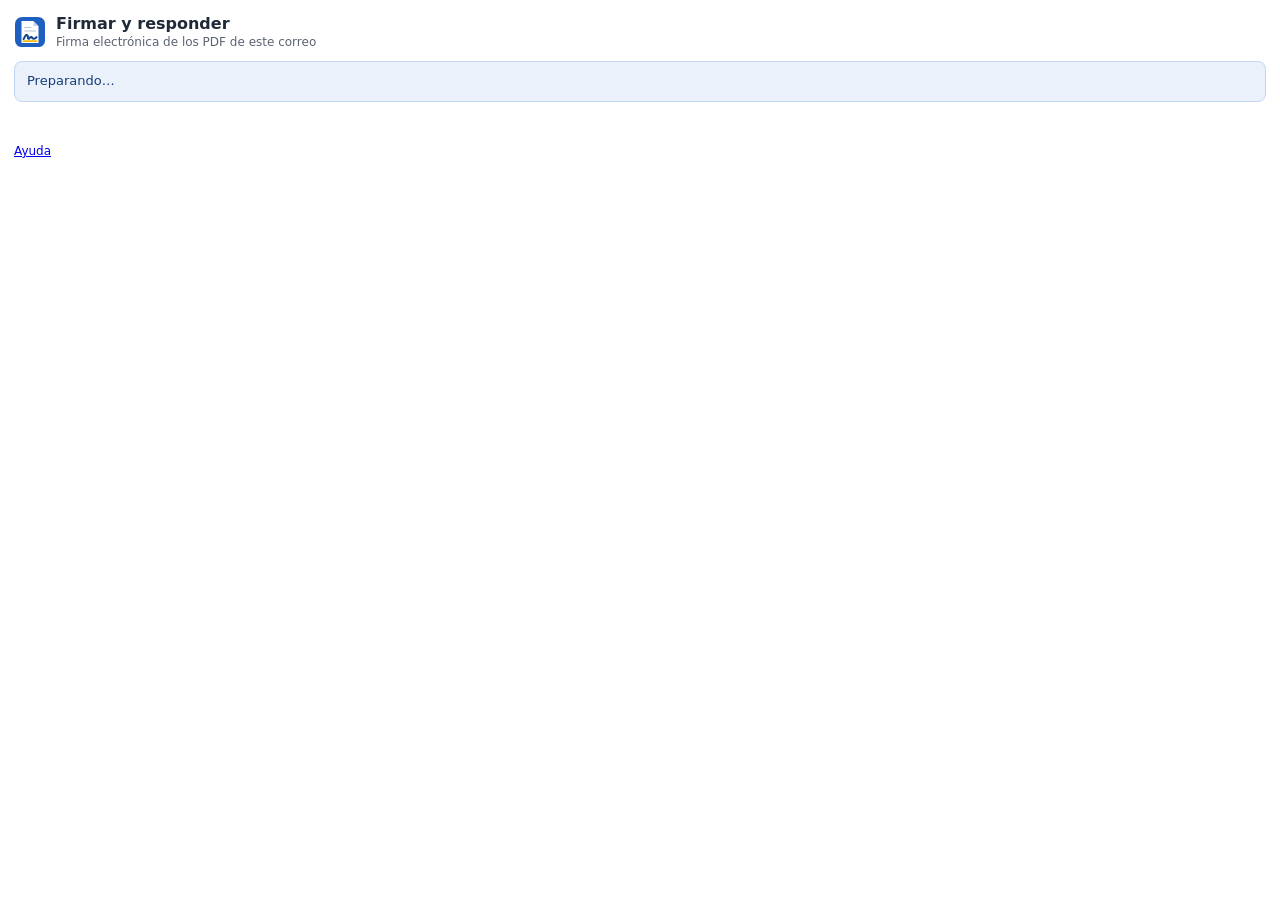
<file: index.html>
<!doctype html>
<html lang="es">
<head>
<meta charset="utf-8">
<!-- Política de seguridad: el navegador NO deja que esta página mande datos a otro servidor que no sea este sitio
     (connect-src), ni que ejecute código que no venga de este sitio o de Microsoft (script-src), ni formularios.
     'unsafe-eval' está SOLO porque office.js de Microsoft (microsoftajax.js) lo necesita para arrancar. -->
<meta http-equiv="Content-Security-Policy" content="default-src 'self'; script-src 'self' 'unsafe-eval' https://appsforoffice.microsoft.com; connect-src 'self' https://appsforoffice.microsoft.com; style-src 'self' 'unsafe-inline' https://appsforoffice.microsoft.com; img-src 'self' data: blob: https://appsforoffice.microsoft.com; font-src 'self' data:; frame-src https://appsforoffice.microsoft.com; object-src 'none'; base-uri 'self'; form-action 'none'">
<meta name="viewport" content="width=device-width, initial-scale=1">
<title>Firmar y responder</title>
<link rel="icon" href="img/icono-32.png">
<link rel="stylesheet" href="css/estilo.css">
<script src="https://appsforoffice.microsoft.com/lib/1/hosted/office.js"></script>
<script src="js/comun.js"></script>
<script src="js/panel.js"></script>
</head>
<body class="panel-tarea">
  <header class="cab">
    <img src="img/icono-32.png" alt="">
    <div>
      <h1>Firmar y responder</h1>
      <p class="tenue">Firma electrónica de los PDF de este correo</p>
    </div>
  </header>

  <div id="estado" class="aviso info" role="status" aria-live="polite">Preparando…</div>
  <section id="lista" class="lista" aria-label="PDF del correo"></section>

  <div class="acciones">
    <button type="button" id="btnReabrir" class="btn secundario" hidden>¿No ves la respuesta? Ábrela otra vez</button>
    <p id="ayudaRespuesta" class="nota" hidden>Outlook abre la respuesta en una <b>ventana nueva</b>. Si no aparece:
      mira la ventana principal de Outlook o la carpeta <b>Borradores</b>; y si en la barra de direcciones del
      navegador sale el aviso de <b>ventana emergente bloqueada</b>, elige «Permitir siempre» para Outlook.</p>
    <button type="button" id="btnAbrir" class="btn primario" hidden>Abrir para firmar</button>
  </div>
  <section id="descargas" class="descargas" hidden></section>

  <footer><a href="ayuda.html" target="_blank" rel="noopener">Ayuda</a></footer>
</body>
</html>
</file>
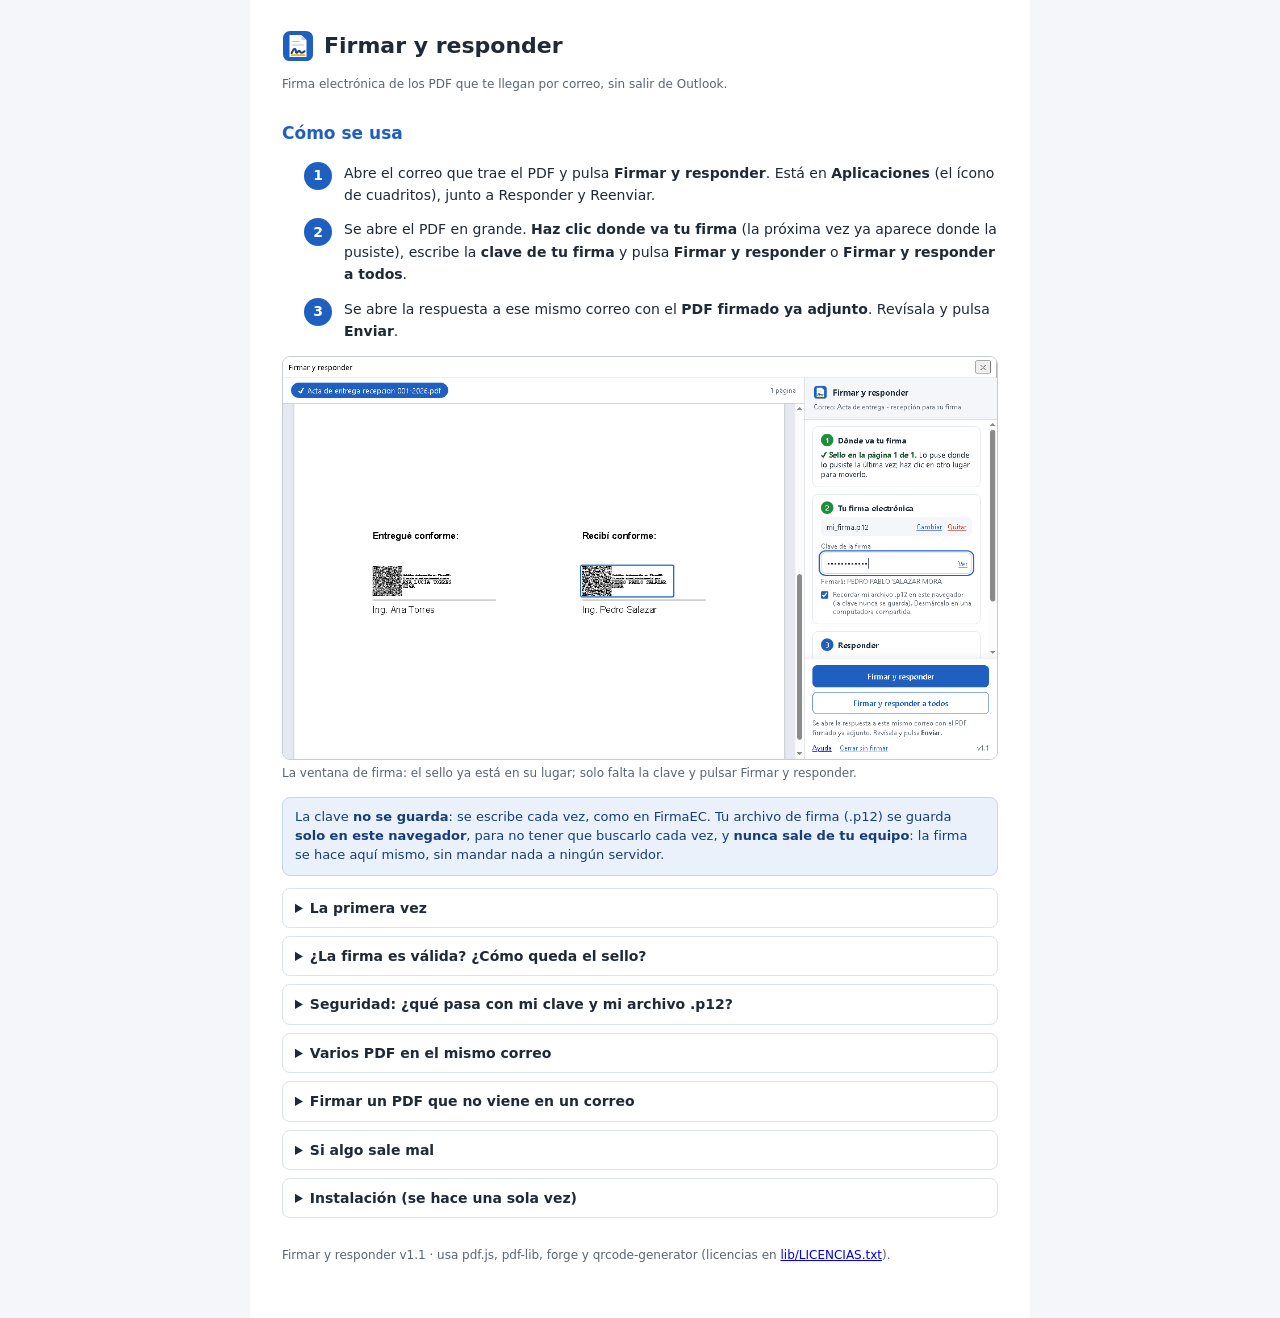
<file: ayuda.html>
<!doctype html>
<html lang="es">
<head>
<meta charset="utf-8">
<meta http-equiv="Content-Security-Policy" content="default-src 'self'; script-src 'none'; style-src 'self' 'unsafe-inline'; img-src 'self'; object-src 'none'; base-uri 'self'; form-action 'none'">
<meta name="viewport" content="width=device-width, initial-scale=1">
<title>Ayuda - Firmar y responder</title>
<link rel="icon" href="img/icono-32.png">
<link rel="stylesheet" href="css/estilo.css">
<style>
  .hoja figure { margin: 14px 0; }
  .hoja figure img { max-width: 100%; border: 1px solid var(--borde); border-radius: 8px; display: block; }
  .hoja figcaption { font-size: 12px; color: var(--tenue); margin-top: 4px; }
  .pasos { counter-reset: paso; list-style: none; padding: 0; }
  .pasos > li { counter-increment: paso; position: relative; padding-left: 40px; margin: 12px 0; }
  .pasos > li::before {
    content: counter(paso); position: absolute; left: 0; top: 0; width: 28px; height: 28px; border-radius: 50%;
    background: var(--azul); color: #fff; display: grid; place-items: center; font-weight: 700; font-size: 14px;
  }
</style>
</head>
<body class="ayuda">
<main class="hoja">
  <h1><img src="img/icono-32.png" alt=""> Firmar y responder</h1>
  <p class="tenue">Firma electrónica de los PDF que te llegan por correo, sin salir de Outlook.</p>

  <h2>Cómo se usa</h2>
  <ol class="pasos">
    <li>Abre el correo que trae el PDF y pulsa <b>Firmar y responder</b>. Está en <b>Aplicaciones</b>
      (el ícono de cuadritos), junto a Responder y Reenviar.</li>
    <li>Se abre el PDF en grande. <b>Haz clic donde va tu firma</b> (la próxima vez ya aparece donde la pusiste),
      escribe la <b>clave de tu firma</b> y pulsa <b>Firmar y responder</b> o <b>Firmar y responder a todos</b>.</li>
    <li>Se abre la respuesta a ese mismo correo con el <b>PDF firmado ya adjunto</b>. Revísala y pulsa <b>Enviar</b>.</li>
  </ol>
  <figure>
    <img src="img/guia/ventana_firma.png" alt="Ventana de firma: el PDF a la izquierda con el sello puesto y, a la derecha, la clave y los botones para responder">
    <figcaption>La ventana de firma: el sello ya está en su lugar; solo falta la clave y pulsar Firmar y responder.</figcaption>
  </figure>

  <div class="aviso info">
    La clave <b>no se guarda</b>: se escribe cada vez, como en FirmaEC. Tu archivo de firma (.p12) se guarda
    <b>solo en este navegador</b>, para no tener que buscarlo cada vez, y <b>nunca sale de tu equipo</b>:
    la firma se hace aquí mismo, sin mandar nada a ningún servidor.
  </div>

  <details>
    <summary>La primera vez</summary>
    <p>El programa te pide tu archivo de firma: pulsa <b>Elegir mi archivo .p12…</b> y busca el archivo que te
      entregó la entidad de certificación (por ejemplo Security Data). Solo se pide una vez por navegador.</p>
    <figure>
      <img src="img/guia/primera_vez.png" alt="Primera vez: el botón Elegir mi archivo .p12">
      <figcaption>La primera vez se elige el archivo .p12; desde la segunda ya aparece solo.</figcaption>
    </figure>
    <p>Para quitarlo de este navegador (por ejemplo, si usas una computadora prestada) pulsa <b>Quitar</b> junto
      al nombre del archivo. Para usar otro archivo, pulsa <b>Cambiar</b>.</p>
  </details>

  <details>
    <summary>¿La firma es válida? ¿Cómo queda el sello?</summary>
    <p>Sí. Es una firma electrónica con tu certificado, del mismo tipo que la de FirmaEC (PDF firmado con
      SHA-512, “adbe.pkcs7.detached”). Lo que la hace válida es tu certificado, no el programa con que se firma.
      Se comprueba igual que siempre: abriendo el PDF firmado en FirmaEC, en la opción para
      <b>verificar un documento</b> (en la app del celular se llama «Verificar documento PDF»). No uses
      Adobe Reader para esto: con certificados de Ecuador suele decir «validez desconocida» aunque la
      firma esté bien.</p>
    <p>El sello se ve como el de FirmaEC: el código QR a la izquierda y tu nombre a la derecha. El QR dice quién
      firmó, la fecha y dónde validar.</p>
    <figure>
      <img src="img/guia/sello.png" alt="Dos sellos de firma en una misma acta, cada uno con su código QR y el nombre de quien firmó">
      <figcaption>Ejemplo con nombres inventados: a la izquierda, una firma anterior; a la derecha, la nueva.</figcaption>
    </figure>
    <p>Si el PDF ya trae firmas de otras personas, <b>se conservan</b>: la tuya se agrega al final sin tocar
      las anteriores, y todas siguen siendo válidas.</p>
  </details>

  <details>
    <summary>Seguridad: ¿qué pasa con mi clave y mi archivo .p12?</summary>
    <ul>
      <li><b>Tu clave</b> se escribe en la ventana de firma, se usa en ese momento para abrir tu .p12 y firmar, y se
        borra. No se guarda en ningún lado y no se envía a ninguna parte.</li>
      <li><b>Tu archivo .p12</b>: si dejas marcada la casilla <b>Recordar</b>, queda guardado dentro de tu navegador,
        en tu computadora, como si estuviera en tu escritorio, y sigue protegido por su clave. En una computadora
        compartida, desmarca <b>Recordar</b> o pulsa <b>Quitar</b> al terminar.</li>
      <li><b>Lo que sale de tu computadora</b> es solo el PDF firmado, y solo cuando tú pulsas <b>Enviar</b>. El
        complemento no envía correos por su cuenta.</li>
      <li><b>Lo que ve en Outlook</b>: solo el correo que tienes abierto (su asunto y sus adjuntos). No puede leer
        otros correos ni tus contactos.</li>
      <li>Cada página trae una <b>política de seguridad</b> que hace que el propio navegador prohíba enviar datos a
        cualquier servidor que no sea este sitio y cargar código de otros lados (salvo office.js de Microsoft,
        obligatorio en Outlook).</li>
      <li>Lo único en lo que hay que confiar es en <b>quien controla el sitio publicado</b>. Quien lo publica
        tiene un <code>COMPROBAR_SITIO.bat</code> que verifica, archivo por archivo, que lo publicado no haya
        cambiado.</li>
      <li>Nadie te pedirá nunca tu clave por correo ni por teléfono. Tu .p12 y tu clave no se comparten.</li>
    </ul>
  </details>

  <details>
    <summary>Varios PDF en el mismo correo</summary>
    <p>Arriba de la ventana aparece una pestaña por cada PDF. Pon el sello en los que quieras firmar (se marcan
      con ✔). Al pulsar Firmar y responder se adjuntan todos los firmados. Los que no tienen sello no se firman
      ni se adjuntan.</p>
  </details>

  <details>
    <summary>Firmar un PDF que no viene en un correo</summary>
    <p>Abre <a href="firmar.html" target="_blank" rel="noopener">esta página</a> directamente en el navegador:
      eliges (o arrastras) el PDF, pones el sello, escribes tu clave y pulsas <b>Firmar y descargar</b>.
      Se descarga una copia con <i>-signed</i> al final del nombre; el original no cambia.</p>
  </details>

  <details>
    <summary>Si algo sale mal</summary>
    <ul>
      <li><b>Firmé pero no veo la respuesta (no aparece Enviar)</b>: Outlook abre la respuesta en una
        <b>ventana nueva</b>. Mira la ventana principal de Outlook o la carpeta <b>Borradores</b>. Si en la barra de
        direcciones del navegador aparece el aviso de <b>ventana emergente bloqueada</b>, ábrelo y elige
        «Permitir siempre» para Outlook. Después pulsa <b>¿No ves la respuesta? Ábrela otra vez</b> en el panel:
        se abre con el mismo PDF firmado, sin volver a firmar.
        <figure>
          <img src="img/guia/panel_listo.png" alt="El panel después de firmar, con el botón ¿No ves la respuesta? Ábrela otra vez" style="max-width:360px">
          <figcaption>El panel después de firmar: si la respuesta no apareció, el botón la abre otra vez.</figcaption>
        </figure></li>
      <li><b>«La clave no es correcta»</b>: escríbela de nuevo; ojo con las mayúsculas. Con el botón <b>Ver</b>
        puedes mirar lo que escribiste.</li>
      <li><b>«Tu firma electrónica venció»</b>: hay que renovarla con la entidad que la emitió.</li>
      <li><b>«Este PDF está protegido»</b> o <b>«tiene clave para abrirlo»</b>: pide a quien lo envió una versión
        sin protección.</li>
      <li><b>No aparece el botón</b>: en el correo abierto, pulsa <b>Aplicaciones</b> (en la barra del
        mensaje, junto a Responder y Reenviar) y busca Firmar y responder. Para tenerlo siempre a la vista:
        <b>Más aplicaciones</b> → clic derecho sobre Firmar y responder → <b>Anclar</b>.</li>
      <li><b>«Tu Outlook no deja adjuntar el PDF firmado automáticamente»</b>: pasa con versiones antiguas del
        Outlook de escritorio. El panel deja descargar el PDF firmado para adjuntarlo a mano; o usa Outlook en el
        navegador.</li>
      <li>Cada aviso tiene un <b>Detalle técnico</b> que se puede abrir; sirve para pedir ayuda.</li>
    </ul>
  </details>

  <details>
    <summary>Instalación (se hace una sola vez)</summary>
    <ol>
      <li>Quien lo instala publica la carpeta <code>sitio</code> en una dirección pública <code>https</code>
        (por ejemplo, GitHub Pages) y corre <code>GENERAR_MANIFIESTO.bat</code>, que crea <code>manifest.xml</code>.</li>
      <li>En Outlook en el navegador abre <a href="https://aka.ms/olksideload" target="_blank" rel="noopener">aka.ms/olksideload</a>
        → ventana <b>Complementos para Outlook</b> → <b>Mis complementos</b> → sección <b>Complementos personalizados</b>
        → <b>Agregar un complemento personalizado</b> → <b>Agregar desde archivo</b> → elige <code>manifest.xml</code>
        → <b>Instalar</b>.</li>
      <li>Si no aparece «Agregar un complemento personalizado», el administrador de Microsoft 365 debe instalarlo.</li>
    </ol>
  </details>

  <p class="tenue" style="margin-top:28px">Firmar y responder v1.1 · usa pdf.js, pdf-lib, forge y qrcode-generator
    (licencias en <a href="lib/LICENCIAS.txt" target="_blank" rel="noopener">lib/LICENCIAS.txt</a>).</p>
</main>
</body>
</html>
</file>
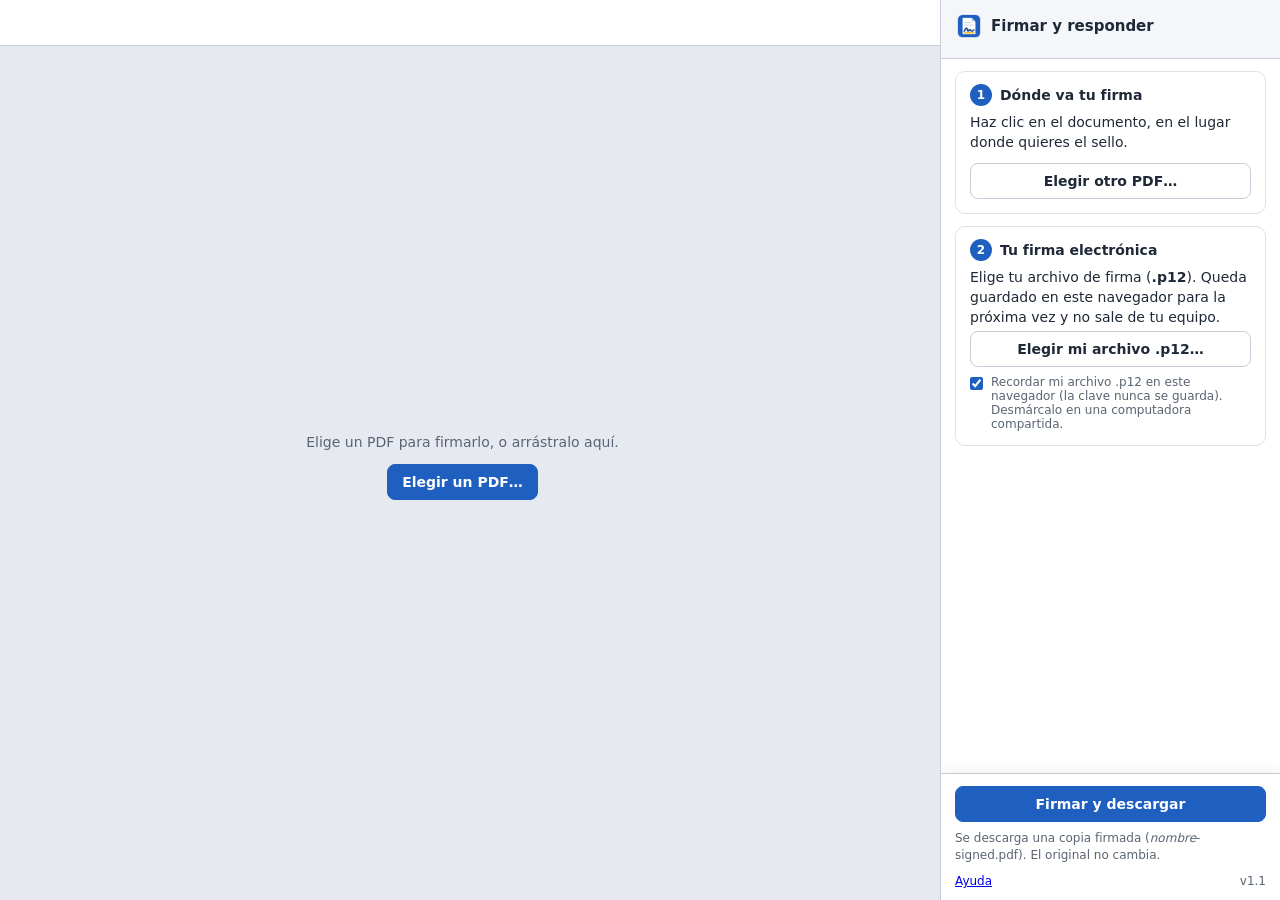
<file: firmar.html>
<!doctype html>
<html lang="es">
<head>
<meta charset="utf-8">
<!-- Política de seguridad: el navegador NO deja que esta página mande datos a otro servidor que no sea este sitio
     (connect-src), ni que ejecute código que no venga de este sitio o de Microsoft (script-src), ni formularios.
     Así, ni una librería ni un PDF malicioso podrían mandar tu clave o tu .p12 a ninguna parte por la red.
     'unsafe-eval' está SOLO porque office.js de Microsoft (microsoftajax.js) lo necesita para arrancar: sin eso,
     Outlook no puede usar el complemento (probado el 18/11/2026 con el office.js real; pdf.js va con isEvalSupported=false). -->
<meta http-equiv="Content-Security-Policy" content="default-src 'self'; script-src 'self' 'unsafe-eval' https://appsforoffice.microsoft.com; connect-src 'self' https://appsforoffice.microsoft.com; style-src 'self' 'unsafe-inline' https://appsforoffice.microsoft.com; img-src 'self' data: blob: https://appsforoffice.microsoft.com; font-src 'self' data:; frame-src https://appsforoffice.microsoft.com; worker-src 'self'; object-src 'none'; base-uri 'self'; form-action 'none'">
<meta name="viewport" content="width=device-width, initial-scale=1">
<title>Firmar y responder</title>
<link rel="icon" href="img/icono-32.png">
<link rel="stylesheet" href="css/estilo.css">
<script src="https://appsforoffice.microsoft.com/lib/1/hosted/office.js"></script>
<script src="lib/pdf-lib.min.js"></script>
<script src="lib/forge.min.js"></script>
<script src="lib/qrcode.js"></script>
<script src="js/firmador.js"></script>
<script src="js/comun.js"></script>
<script type="module" src="js/firmar.js"></script>
</head>
<body class="dialogo">
<div class="app">
  <main class="visor" aria-label="Documento">
    <div class="visor-barra">
      <div class="docs" id="docs" role="tablist" aria-label="Documentos del correo"></div>
      <div class="visor-acciones">
        <span id="infoPaginas" class="tenue"></span>
        <button type="button" class="btn-texto" id="btnUltima" hidden>Ir a la última página</button>
      </div>
    </div>
    <div class="paginas" id="paginas">
      <div class="vacio" id="vacio">
        <span class="girando oscuro"></span>
        <span id="vacioTexto">Preparando…</span>
      </div>
    </div>
  </main>

  <aside class="panel" aria-label="Pasos para firmar">
    <header class="panel-cab">
      <div class="marca"><img src="img/icono-32.png" alt=""> Firmar y responder</div>
      <div class="asunto" id="asunto"></div>
    </header>

    <div class="panel-cuerpo">
    <section class="tarjeta" id="paso1">
      <h2><span class="num">1</span> Dónde va tu firma</h2>
      <p id="ayudaSello">Haz clic en el documento, en el lugar donde quieres el sello.</p>
      <div class="estado-sello" id="estadoSello"></div>
      <div class="solo-suelto" style="margin-top:10px">
        <button type="button" class="btn ancho" id="btnElegirPdf">Elegir otro PDF…</button>
      </div>
      <input type="file" id="archivoPdf" accept="application/pdf,.pdf" multiple hidden>
    </section>

    <section class="tarjeta" id="paso2">
      <h2><span class="num">2</span> Tu firma electrónica</h2>
      <div id="sinP12">
        <p>Elige tu archivo de firma (<b>.p12</b>). Queda guardado en este navegador para la próxima vez y no sale de tu equipo.</p>
        <button type="button" class="btn ancho" id="btnElegirP12">Elegir mi archivo .p12…</button>
      </div>
      <div id="conP12" hidden>
        <div class="archivo-p12">
          <span class="nombre" id="nombreP12"></span>
          <span class="acciones">
            <button type="button" class="btn-texto" id="btnCambiarP12">Cambiar</button>
            <button type="button" class="btn-texto rojo" id="btnQuitarP12">Quitar</button>
          </span>
        </div>
        <label for="clave">Clave de la firma</label>
        <div class="clave">
          <input type="password" id="clave" autocomplete="off" spellcheck="false">
          <button type="button" class="btn-texto btn-ver" id="btnVerClave">Ver</button>
        </div>
        <div class="firmante tenue" id="firmante"></div>
      </div>
      <label class="recordar" for="recordarP12">
        <input type="checkbox" id="recordarP12" checked>
        <span>Recordar mi archivo .p12 en este navegador (la clave nunca se guarda). Desmárcalo en una computadora compartida.</span>
      </label>
      <input type="file" id="archivoP12" accept=".p12,.pfx,application/x-pkcs12" hidden>
    </section>

    <section class="tarjeta solo-outlook" id="paso3">
      <h2><span class="num">3</span> Responder</h2>
      <label for="mensaje">Mensaje de la respuesta</label>
      <textarea id="mensaje" rows="2"></textarea>
    </section>
    </div>

    <!-- siempre a la vista, aunque la pantalla sea baja -->
    <div class="panel-acciones">
      <div class="aviso" id="aviso" role="status" aria-live="polite" hidden></div>
      <div class="botones solo-outlook">
        <button type="button" class="btn primario" id="btnResponder">Firmar y responder</button>
        <button type="button" class="btn secundario" id="btnResponderTodos">Firmar y responder a todos</button>
      </div>
      <p class="nota solo-outlook">Se abre la respuesta a este mismo correo con el PDF firmado ya adjunto. Revísala y pulsa <b>Enviar</b>.</p>
      <div class="botones solo-suelto">
        <button type="button" class="btn primario" id="btnDescargar">Firmar y descargar</button>
      </div>
      <p class="nota solo-suelto">Se descarga una copia firmada (<i>nombre</i>-signed.pdf). El original no cambia.</p>
      <footer class="panel-pie">
        <a href="ayuda.html" target="_blank" rel="noopener">Ayuda</a>
        <button type="button" class="btn-texto solo-outlook" id="btnCerrar">Cerrar sin firmar</button>
        <span id="version" style="margin-left:auto"></span>
      </footer>
    </div>
  </aside>
</div>
</body>
</html>
</file>
<file: css/estilo.css>
/* Firmar y responder - estilos (paleta del panel del Portal) */
:root {
  --azul: #1F5FBF;
  --azul-hover: #194f9f;
  --franja: #F4F6F9;
  --borde: #C4CCD8;
  --borde-suave: #DCE2EA;
  --rojo: #C0392B;
  --texto: #1F2937;
  --tenue: #5A6472;
  --fondo-visor: #E6EAF0;
  --fuente: "Segoe UI", system-ui, -apple-system, Roboto, Arial, sans-serif;
}
[hidden] { display: none !important; }
* { box-sizing: border-box; }
html, body { margin: 0; padding: 0; }
body { font-family: var(--fuente); font-size: 14px; color: var(--texto); background: #fff; }

/* ---------- controles ---------- */
.btn {
  display: inline-flex; align-items: center; justify-content: center; gap: 8px;
  border: 1px solid var(--borde); background: #fff; color: var(--texto);
  border-radius: 8px; padding: 9px 14px; font: inherit; font-weight: 600; cursor: pointer;
  transition: background .15s, border-color .15s, box-shadow .15s;
}
.btn:hover { border-color: var(--azul); }
.btn:focus-visible, .btn-texto:focus-visible, input:focus-visible, textarea:focus-visible {
  outline: 2px solid var(--azul); outline-offset: 2px;
}
.btn.primario { background: var(--azul); border-color: var(--azul); color: #fff; }
.btn.primario:hover { background: var(--azul-hover); }
.btn.secundario { background: #fff; border-color: var(--azul); color: var(--azul); }
.btn.secundario:hover { background: #EEF3FB; }
.btn.peligro { color: var(--rojo); border-color: #E7B7B1; }
.btn:disabled { opacity: .55; cursor: not-allowed; }
.btn.ancho { width: 100%; }
.btn-texto {
  background: none; border: none; padding: 0; font: inherit; color: var(--azul);
  cursor: pointer; text-decoration: underline; text-underline-offset: 2px;
}
.btn-texto.rojo { color: var(--rojo); }
label { display: block; font-size: 12px; color: var(--tenue); margin: 10px 0 4px; }
input[type=password], input[type=text], textarea {
  width: 100%; border: 1px solid var(--borde); border-radius: 8px; padding: 8px 10px;
  font: inherit; color: var(--texto); background: #fff;
}
textarea { resize: vertical; min-height: 64px; }
.tenue { color: var(--tenue); font-size: 12px; }
.aviso { padding: 10px 12px; border-radius: 8px; font-size: 13px; line-height: 1.45; }
.aviso.error { background: #FDECEA; border: 1px solid #F5C2BC; color: #8A1F14; }
.aviso.ok { background: #E8F5EC; border: 1px solid #B8DFC4; color: #1E5631; }
.aviso.info { background: #EAF1FB; border: 1px solid #C3D6F2; color: #163D7A; }
.aviso details { margin-top: 6px; }
.aviso summary { cursor: pointer; font-size: 12px; }
.aviso pre { white-space: pre-wrap; word-break: break-word; font-size: 11px; margin: 6px 0 0; }
.girando {
  display: inline-block; width: 16px; height: 16px; border-radius: 50%;
  border: 2px solid rgba(255,255,255,.5); border-top-color: #fff; animation: girar .8s linear infinite;
}
.girando.oscuro { border-color: rgba(31,95,191,.25); border-top-color: var(--azul); }
@keyframes girar { to { transform: rotate(360deg); } }

/* ---------- ventana de firma ---------- */
body.dialogo { height: 100vh; overflow: hidden; }
.app { display: grid; grid-template-columns: minmax(0, 1fr) 340px; height: 100vh; }
.visor { display: flex; flex-direction: column; background: var(--fondo-visor); min-width: 0; min-height: 0; }
.visor-barra {
  display: flex; align-items: center; justify-content: space-between; gap: 12px;
  padding: 8px 14px; background: #fff; border-bottom: 1px solid var(--borde); min-height: 46px;
}
.docs { display: flex; gap: 6px; overflow-x: auto; min-width: 0; }
.doc-tab {
  display: inline-flex; align-items: center; gap: 6px; border: 1px solid var(--borde); border-radius: 16px;
  padding: 4px 12px; background: #fff; cursor: pointer; white-space: nowrap; max-width: 300px;
  font: inherit; font-size: 13px; color: var(--texto);
}
.doc-tab span.nombre { overflow: hidden; text-overflow: ellipsis; min-width: 0; }
.doc-tab.activo { background: var(--azul); color: #fff; border-color: var(--azul); }
.doc-tab .marca-ok { color: #1E8E3E; font-weight: 700; }
.doc-tab.activo .marca-ok { color: #fff; }
.visor-acciones { display: flex; align-items: center; gap: 14px; white-space: nowrap; }
.paginas { position: relative; flex: 1; overflow: auto; scrollbar-gutter: stable; padding: 18px 18px 30px; display: flex; flex-direction: column; align-items: center; gap: 24px; }
.pagina { position: relative; background: #fff; box-shadow: 0 1px 4px rgba(0,0,0,.25); cursor: crosshair; flex: none; }
.pagina canvas.lienzo { display: block; width: 100%; height: 100%; }
.pagina .pie-pagina { position: absolute; right: 0; bottom: -17px; font-size: 11px; color: var(--tenue); }
.sello {
  position: absolute; pointer-events: none; background: rgba(255,255,255,.92);
  outline: 2px solid var(--azul); outline-offset: 1px; border-radius: 1px;
}
.sello canvas { display: block; width: 100%; height: 100%; }
.sello.fantasma { opacity: .6; outline-style: dashed; }
.vacio {
  margin: auto; max-width: 420px; text-align: center; color: var(--tenue); padding: 30px;
  display: flex; flex-direction: column; align-items: center; gap: 14px;
}
.vacio.soltar { border: 2px dashed var(--azul); border-radius: 12px; background: rgba(31,95,191,.06); }

.panel { background: #fff; border-left: 1px solid var(--borde); display: flex; flex-direction: column; overflow: hidden; min-height: 0; }
.panel-cuerpo { flex: 1; overflow-y: auto; min-height: 0; padding-bottom: 12px; }
.panel-acciones { flex: none; border-top: 1px solid var(--borde); padding: 12px 14px 0; background: #fff; box-shadow: 0 -4px 12px rgba(16, 24, 40, .05); }
.panel-acciones .aviso { margin: 0 0 10px; max-height: 32vh; overflow-y: auto; }
.panel-acciones .botones { margin-top: 0; }
.panel-acciones .nota { margin: 8px 0 0; }
.panel-cab { padding: 14px 16px; background: var(--franja); border-bottom: 1px solid var(--borde); }
.marca { display: flex; align-items: center; gap: 10px; font-weight: 700; font-size: 15px; }
.marca img { width: 24px; height: 24px; }
.asunto { margin-top: 6px; font-size: 12px; color: var(--tenue); overflow: hidden; text-overflow: ellipsis; display: -webkit-box; -webkit-line-clamp: 2; -webkit-box-orient: vertical; }
.tarjeta { margin: 12px 14px 0; padding: 12px 14px 14px; border: 1px solid var(--borde-suave); border-radius: 10px; }
.tarjeta h2 { font-size: 14px; margin: 0 0 6px; display: flex; align-items: center; gap: 8px; }
.tarjeta p { margin: 4px 0; line-height: 1.45; }
.num {
  display: inline-grid; place-items: center; width: 22px; height: 22px; border-radius: 50%;
  background: var(--azul); color: #fff; font-size: 12px; flex: none;
}
.tarjeta.hecha .num { background: #1E8E3E; }
.estado-sello { margin-top: 6px; font-size: 13px; }
.estado-sello b { color: #1E5631; }
.archivo-p12 {
  display: flex; align-items: center; justify-content: space-between; gap: 8px;
  padding: 8px 10px; background: var(--franja); border-radius: 8px; font-size: 13px;
}
.archivo-p12 .nombre { overflow: hidden; text-overflow: ellipsis; white-space: nowrap; min-width: 0; }
.archivo-p12 .acciones { display: flex; gap: 10px; flex: none; font-size: 12px; }
.clave { position: relative; }
.clave input { padding-right: 64px; }
/* Edge pone su propio ojo en los cuadros de clave; ya está el botón «Ver» (salían dos) */
.clave input::-ms-reveal, .clave input::-ms-clear { display: none; }
.recordar { display: flex; align-items: flex-start; gap: 8px; margin: 8px 0 0; font-size: 12px; color: var(--tenue); cursor: pointer; }
.recordar input { margin: 2px 0 0; accent-color: var(--azul); }
.clave .btn-ver { position: absolute; right: 8px; top: 50%; transform: translateY(-50%); font-size: 12px; }
.firmante { margin-top: 6px; }
.botones { display: flex; flex-direction: column; gap: 8px; margin-top: 12px; }
.nota { font-size: 12px; color: var(--tenue); line-height: 1.4; }
.panel-pie { padding: 10px 0 12px; font-size: 12px; color: var(--tenue); display: flex; gap: 14px; align-items: center; }
.solo-outlook, .solo-suelto { display: none; }
body.modo-outlook .solo-outlook, body.modo-suelto .solo-suelto { display: block; }
body.modo-outlook .botones.solo-outlook, body.modo-suelto .botones.solo-suelto { display: flex; }
body.modo-outlook .btn-texto.solo-outlook { display: inline; }
body.modo-outlook .solo-suelto, body.modo-suelto .solo-outlook { display: none !important; }

@media (max-width: 820px) {
  body.dialogo { overflow: auto; height: auto; }
  .app { grid-template-columns: 1fr; height: auto; }
  .visor { height: 62vh; }
  .panel { border-left: none; border-top: 1px solid var(--borde); overflow: visible; }
  .panel-cuerpo { overflow: visible; }
  .panel-acciones { position: sticky; bottom: 0; }
}

/* ---------- panel de Outlook ---------- */
body.panel-tarea { padding: 14px; }
.cab { display: flex; gap: 10px; align-items: center; margin-bottom: 12px; }
.cab img { width: 32px; height: 32px; }
.cab h1 { font-size: 16px; margin: 0; }
.cab p { margin: 2px 0 0; }
.lista { margin: 12px 0; display: flex; flex-direction: column; gap: 6px; }
.item-pdf { display: flex; align-items: center; gap: 8px; padding: 8px 10px; border: 1px solid var(--borde-suave); border-radius: 8px; font-size: 13px; }
.item-pdf .icono { width: 26px; height: 30px; border-radius: 3px; background: var(--rojo); color: #fff; font-size: 9px; font-weight: 700; display: grid; place-items: end center; padding-bottom: 3px; flex: none; }
.item-pdf .nombre { overflow: hidden; text-overflow: ellipsis; white-space: nowrap; min-width: 0; flex: 1; }
.panel-tarea .acciones { display: flex; flex-direction: column; gap: 8px; margin-top: 10px; }
.panel-tarea footer { margin-top: 18px; font-size: 12px; color: var(--tenue); }
.descargas a { display: block; margin-top: 6px; }

/* ---------- ayuda ---------- */
body.ayuda { background: var(--franja); }
.hoja { max-width: 780px; margin: 0 auto; background: #fff; padding: 28px 32px 40px; line-height: 1.6; min-height: 100vh; }
.hoja h1 { font-size: 22px; margin: 0 0 4px; display: flex; gap: 10px; align-items: center; }
.hoja h1 img { width: 32px; height: 32px; }
.hoja h2 { font-size: 17px; margin: 26px 0 8px; color: var(--azul); }
.hoja ol, .hoja ul { padding-left: 22px; }
.hoja li { margin: 4px 0; }
.hoja details { border: 1px solid var(--borde-suave); border-radius: 8px; padding: 8px 12px; margin: 8px 0; }
.hoja summary { cursor: pointer; font-weight: 600; }
.hoja code { background: var(--franja); padding: 1px 5px; border-radius: 4px; font-size: 13px; }
.hoja .aviso { margin: 12px 0; }
</file>
